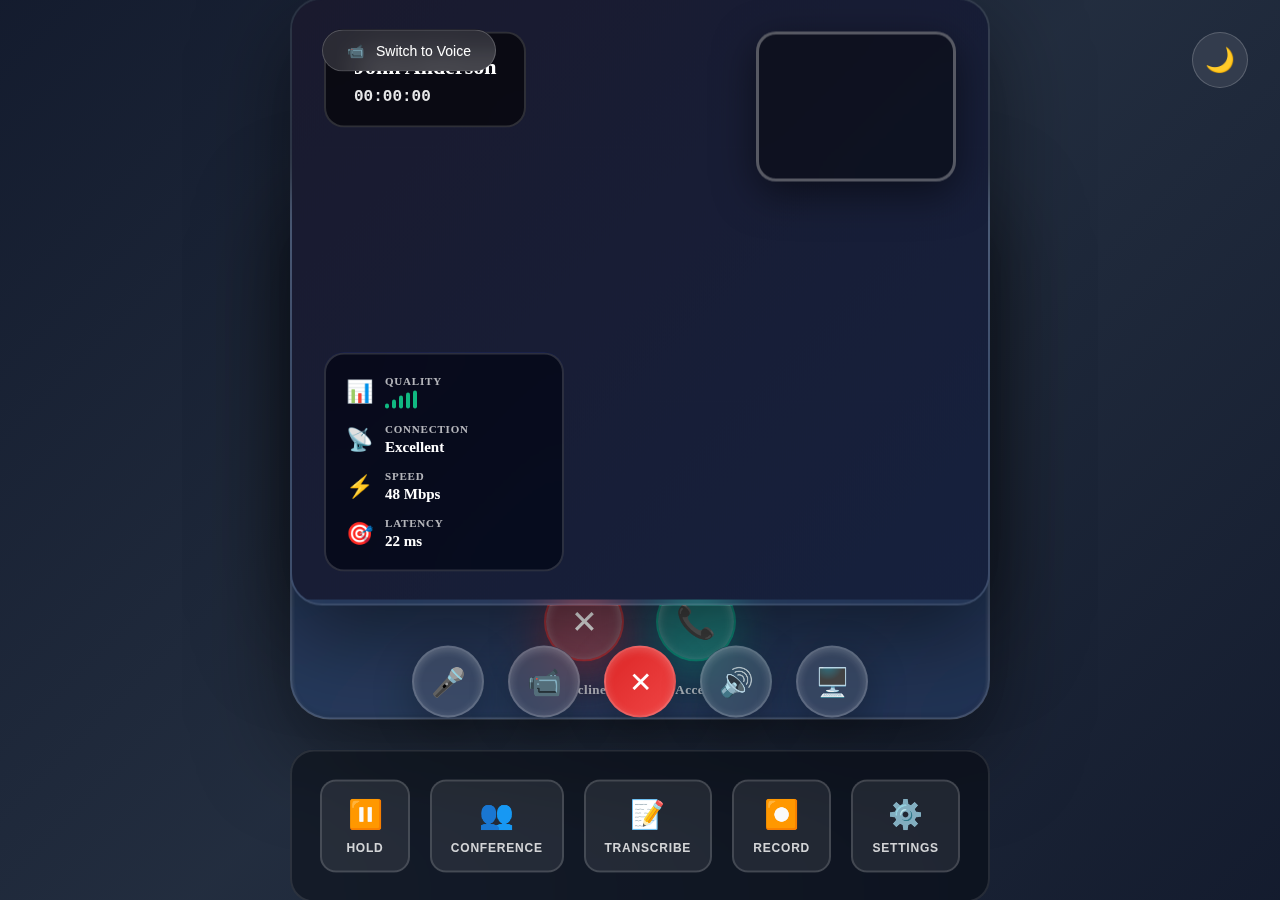
<file: templates/call-modal-premium.html>
<!DOCTYPE html>
<html lang="en">
<head>
    <meta charset="UTF-8">
    <meta name="viewport" content="width=device-width, initial-scale=1.0">
    <title>Ultra Premium Call Modal</title>
    <style>
        /* ===================================
           ULTRA PREMIUM GLASSMORPHISM CALL MODAL
           Dark & Light Mode Support
           =================================== */
        
        * {
            margin: 0;
            padding: 0;
            box-sizing: border-box;
        }

        /* ========== DARK MODE (DEFAULT) ========== */
        #call-modal {
            display: none;
            position: fixed;
            top: 0;
            left: 0;
            width: 100%;
            height: 100%;
            background: linear-gradient(135deg, 
                rgba(15, 23, 42, 0.98) 0%, 
                rgba(30, 41, 59, 0.98) 50%,
                rgba(15, 23, 42, 0.98) 100%);
            backdrop-filter: blur(40px) saturate(180%);
            -webkit-backdrop-filter: blur(40px) saturate(180%);
            z-index: 10000;
            animation: fadeIn 0.4s ease;
            transition: all 0.5s ease;
        }

        /* ========== LIGHT MODE ========== */
        #call-modal.light-mode {
            background: linear-gradient(135deg, 
                rgba(255, 255, 255, 0.95) 0%, 
                rgba(240, 249, 255, 0.95) 50%,
                rgba(255, 255, 255, 0.95) 100%);
        }

        @keyframes fadeIn {
            from { opacity: 0; backdrop-filter: blur(0); }
            to { opacity: 1; backdrop-filter: blur(40px); }
        }

        .call-container {
            position: absolute;
            top: 50%;
            left: 50%;
            transform: translate(-50%, -50%);
            width: 90%;
            max-width: 700px;
        }

        /* ========== ULTRA GLASS CARD ========== */
        .call-card {
            background: rgba(255, 255, 255, 0.08);
            backdrop-filter: blur(50px) saturate(200%);
            -webkit-backdrop-filter: blur(50px) saturate(200%);
            border-radius: 40px;
            border: 2px solid rgba(255, 255, 255, 0.15);
            box-shadow: 
                0 30px 90px rgba(0, 0, 0, 0.5),
                inset 0 2px 4px rgba(255, 255, 255, 0.2),
                inset 0 -2px 4px rgba(0, 0, 0, 0.1);
            padding: 56px 48px;
            text-align: center;
            position: relative;
            overflow: hidden;
        }

        .call-card::before {
            content: '';
            position: absolute;
            top: 0;
            left: 0;
            right: 0;
            height: 200px;
            background: linear-gradient(180deg, 
                rgba(255, 255, 255, 0.1) 0%, 
                transparent 100%);
            pointer-events: none;
        }

        /* Light Mode Card */
        .light-mode .call-card {
            background: rgba(255, 255, 255, 0.4);
            border: 2px solid rgba(255, 255, 255, 0.6);
            box-shadow: 
                0 30px 90px rgba(0, 0, 0, 0.1),
                inset 0 2px 4px rgba(255, 255, 255, 0.8),
                inset 0 -2px 4px rgba(0, 0, 0, 0.05);
        }

        /* ========== THEME TOGGLE BUTTON ========== */
        .theme-toggle {
            position: absolute;
            top: 32px;
            right: 32px;
            width: 56px;
            height: 56px;
            border-radius: 50%;
            background: rgba(255, 255, 255, 0.1);
            backdrop-filter: blur(20px);
            border: 1px solid rgba(255, 255, 255, 0.2);
            display: flex;
            align-items: center;
            justify-content: center;
            font-size: 24px;
            cursor: pointer;
            transition: all 0.3s ease;
            z-index: 1000;
        }

        .theme-toggle:hover {
            transform: scale(1.1) rotate(180deg);
            background: rgba(255, 255, 255, 0.2);
        }

        .light-mode .theme-toggle {
            background: rgba(255, 255, 255, 0.6);
            border: 1px solid rgba(255, 255, 255, 0.8);
        }

        /* ========== AVATAR WITH ENHANCED GLOW ========== */
        .call-avatar {
            width: 160px;
            height: 160px;
            margin: 0 auto 40px;
            border-radius: 50%;
            background: linear-gradient(135deg, #667eea 0%, #764ba2 100%);
            display: flex;
            align-items: center;
            justify-content: center;
            font-size: 64px;
            color: white;
            position: relative;
            box-shadow: 
                0 25px 80px rgba(102, 126, 234, 0.5),
                0 0 0 0 rgba(102, 126, 234, 0.8),
                inset 0 2px 8px rgba(255, 255, 255, 0.3);
            animation: avatarPulse 2.5s infinite;
        }

        .light-mode .call-avatar {
            background: linear-gradient(135deg, #1e40af 0%, #3b82f6 100%);
            box-shadow: 
                0 25px 80px rgba(30, 64, 175, 0.4),
                0 0 0 0 rgba(30, 64, 175, 0.6),
                inset 0 2px 8px rgba(255, 255, 255, 0.5);
        }

        @keyframes avatarPulse {
            0%, 100% {
                box-shadow: 
                    0 25px 80px rgba(102, 126, 234, 0.5),
                    0 0 0 0 rgba(102, 126, 234, 0.8);
                transform: scale(1);
            }
            50% {
                box-shadow: 
                    0 30px 100px rgba(102, 126, 234, 0.7),
                    0 0 0 25px rgba(102, 126, 234, 0);
                transform: scale(1.05);
            }
        }

        .call-avatar::before,
        .call-avatar::after {
            content: '';
            position: absolute;
            inset: -5px;
            border-radius: 50%;
            background: linear-gradient(135deg, #667eea 0%, #764ba2 100%);
            z-index: -1;
            opacity: 0.3;
            filter: blur(20px);
            animation: rotateGlow 4s linear infinite;
        }

        .call-avatar::after {
            animation-delay: 2s;
        }

        @keyframes rotateGlow {
            0% { transform: rotate(0deg); }
            100% { transform: rotate(360deg); }
        }

        /* ========== TEXT STYLING ========== */
        .caller-name {
            color: white;
            font-size: 40px;
            font-weight: 300;
            margin: 0 0 16px 0;
            letter-spacing: -1px;
            text-shadow: 0 4px 20px rgba(0, 0, 0, 0.3);
        }

        .light-mode .caller-name {
            color: #1e40af;
            text-shadow: 0 2px 10px rgba(30, 64, 175, 0.2);
        }

        .call-status {
            color: rgba(255, 255, 255, 0.8);
            font-size: 20px;
            margin: 0 0 12px 0;
            font-weight: 400;
        }

        .light-mode .call-status {
            color: #3b82f6;
        }

        .call-duration {
            color: rgba(255, 255, 255, 0.6);
            font-size: 18px;
            margin: 0;
            font-family: 'Courier New', monospace;
            font-weight: 500;
        }

        .light-mode .call-duration {
            color: #60a5fa;
        }

        /* ========== CALL TYPE SWITCH BUTTON ========== */
        .call-type-switch {
            position: absolute;
            top: 32px;
            left: 32px;
            background: rgba(255, 255, 255, 0.1);
            backdrop-filter: blur(20px);
            border: 1px solid rgba(255, 255, 255, 0.2);
            border-radius: 30px;
            padding: 12px 24px;
            display: flex;
            align-items: center;
            gap: 12px;
            cursor: pointer;
            transition: all 0.3s ease;
            z-index: 1000;
        }

        .call-type-switch:hover {
            background: rgba(255, 255, 255, 0.2);
            transform: translateY(-2px);
        }

        .light-mode .call-type-switch {
            background: rgba(255, 255, 255, 0.6);
            border: 1px solid rgba(255, 255, 255, 0.8);
        }

        .call-type-switch span {
            color: white;
            font-size: 14px;
            font-weight: 500;
        }

        .light-mode .call-type-switch span {
            color: #1e40af;
        }

        /* ========== ULTRA GLASS BUTTONS ========== */
        .call-actions {
            display: flex;
            justify-content: center;
            gap: 32px;
            margin-top: 56px;
        }

        .call-btn-wrapper {
            position: relative;
        }

        .call-btn {
            width: 80px;
            height: 80px;
            border-radius: 50%;
            border: 2px solid rgba(255, 255, 255, 0.2);
            background: rgba(255, 255, 255, 0.1);
            backdrop-filter: blur(30px) saturate(180%);
            -webkit-backdrop-filter: blur(30px) saturate(180%);
            color: white;
            font-size: 32px;
            cursor: pointer;
            transition: all 0.4s cubic-bezier(0.4, 0, 0.2, 1);
            box-shadow: 
                0 12px 40px rgba(0, 0, 0, 0.3),
                inset 0 2px 8px rgba(255, 255, 255, 0.2),
                inset 0 -2px 8px rgba(0, 0, 0, 0.1);
            position: relative;
            overflow: hidden;
        }

        .light-mode .call-btn {
            background: rgba(255, 255, 255, 0.4);
            border: 2px solid rgba(255, 255, 255, 0.5);
            box-shadow: 
                0 12px 40px rgba(0, 0, 0, 0.1),
                inset 0 2px 8px rgba(255, 255, 255, 0.8);
        }

        .call-btn::before {
            content: '';
            position: absolute;
            top: 50%;
            left: 50%;
            width: 0;
            height: 0;
            border-radius: 50%;
            background: rgba(255, 255, 255, 0.3);
            transform: translate(-50%, -50%);
            transition: width 0.6s, height 0.6s;
        }

        .call-btn:hover::before {
            width: 400px;
            height: 400px;
        }

        .call-btn:hover {
            transform: translateY(-6px) scale(1.05);
            box-shadow: 
                0 20px 60px rgba(0, 0, 0, 0.4),
                inset 0 3px 12px rgba(255, 255, 255, 0.3);
        }

        .call-btn:active {
            transform: translateY(-4px) scale(0.98);
        }

        /* Accept Button */
        .btn-accept {
            background: linear-gradient(135deg, 
                rgba(0, 168, 132, 0.4) 0%, 
                rgba(0, 217, 165, 0.4) 100%);
            border: 2px solid rgba(0, 168, 132, 0.5);
            box-shadow: 
                0 12px 50px rgba(0, 168, 132, 0.5),
                inset 0 2px 8px rgba(255, 255, 255, 0.3);
        }

        .btn-accept:hover {
            box-shadow: 
                0 20px 70px rgba(0, 168, 132, 0.7),
                inset 0 3px 12px rgba(255, 255, 255, 0.4);
        }

        .light-mode .btn-accept {
            background: linear-gradient(135deg, 
                rgba(16, 185, 129, 0.6) 0%, 
                rgba(52, 211, 153, 0.6) 100%);
            border: 2px solid rgba(16, 185, 129, 0.7);
        }

        /* Reject Button */
        .btn-reject {
            background: linear-gradient(135deg, 
                rgba(220, 38, 38, 0.4) 0%, 
                rgba(239, 68, 68, 0.4) 100%);
            border: 2px solid rgba(220, 38, 38, 0.5);
            box-shadow: 
                0 12px 50px rgba(220, 38, 38, 0.5),
                inset 0 2px 8px rgba(255, 255, 255, 0.3);
        }

        .btn-reject:hover {
            box-shadow: 
                0 20px 70px rgba(220, 38, 38, 0.7),
                inset 0 3px 12px rgba(255, 255, 255, 0.4);
        }

        .light-mode .btn-reject {
            background: linear-gradient(135deg, 
                rgba(220, 38, 38, 0.6) 0%, 
                rgba(239, 68, 68, 0.6) 100%);
            border: 2px solid rgba(220, 38, 38, 0.7);
            color: white;
        }

        /* Button Labels */
        .btn-label {
            position: absolute;
            bottom: -36px;
            left: 50%;
            transform: translateX(-50%);
            font-size: 13px;
            color: rgba(255, 255, 255, 0.7);
            white-space: nowrap;
            font-weight: 600;
            letter-spacing: 0.5px;
            text-shadow: 0 2px 8px rgba(0, 0, 0, 0.3);
        }

        .light-mode .btn-label {
            color: #1e40af;
            text-shadow: 0 2px 8px rgba(30, 64, 175, 0.2);
        }

        /* ========== VIDEO CONTAINER ========== */
        .video-container {
            position: relative;
            width: 100%;
            max-width: 800px;
            margin: 0 auto;
            border-radius: 32px;
            overflow: hidden;
            box-shadow: 0 30px 90px rgba(0, 0, 0, 0.5);
            backdrop-filter: blur(20px);
            border: 2px solid rgba(255, 255, 255, 0.1);
        }

        .light-mode .video-container {
            border: 2px solid rgba(255, 255, 255, 0.5);
            box-shadow: 0 30px 90px rgba(0, 0, 0, 0.15);
        }

        #remote-video {
            width: 100%;
            height: 600px;
            background: linear-gradient(135deg, #1a1a2e 0%, #16213e 100%);
            object-fit: cover;
        }

        .light-mode #remote-video {
            background: linear-gradient(135deg, #dbeafe 0%, #bfdbfe 100%);
        }

        #local-video {
            position: absolute;
            top: 32px;
            right: 32px;
            width: 200px;
            height: 150px;
            border-radius: 20px;
            border: 3px solid rgba(255, 255, 255, 0.3);
            background: rgba(0, 0, 0, 0.4);
            backdrop-filter: blur(20px);
            object-fit: cover;
            box-shadow: 0 12px 40px rgba(0, 0, 0, 0.5);
        }

        .light-mode #local-video {
            border: 3px solid rgba(255, 255, 255, 0.6);
            background: rgba(255, 255, 255, 0.3);
        }

        /* ========== CALL STATS PANEL ========== */
        .call-stats {
            position: absolute;
            bottom: 32px;
            left: 32px;
            background: rgba(0, 0, 0, 0.6);
            backdrop-filter: blur(30px) saturate(180%);
            padding: 20px;
            border-radius: 20px;
            border: 2px solid rgba(255, 255, 255, 0.15);
            min-width: 240px;
        }

        .light-mode .call-stats {
            background: rgba(255, 255, 255, 0.7);
            border: 2px solid rgba(255, 255, 255, 0.8);
        }

        .stat-item {
            display: flex;
            align-items: center;
            gap: 12px;
            margin-bottom: 14px;
        }

        .stat-item:last-child {
            margin-bottom: 0;
        }

        .stat-icon {
            font-size: 22px;
        }

        .stat-info {
            flex: 1;
        }

        .stat-label {
            font-size: 11px;
            color: rgba(255, 255, 255, 0.7);
            margin: 0 0 4px 0;
            text-transform: uppercase;
            letter-spacing: 0.8px;
            font-weight: 600;
        }

        .light-mode .stat-label {
            color: #60a5fa;
        }

        .stat-value {
            font-size: 15px;
            font-weight: 700;
            margin: 0;
            color: white;
        }

        .light-mode .stat-value {
            color: #1e40af;
        }

        /* Quality Bar */
        .quality-bar {
            display: flex;
            gap: 3px;
            align-items: flex-end;
            height: 18px;
        }

        .quality-bar span {
            width: 4px;
            background: rgba(255, 255, 255, 0.3);
            border-radius: 2px;
            transition: all 0.3s;
        }

        .quality-bar span:nth-child(1) { height: 30%; }
        .quality-bar span:nth-child(2) { height: 50%; }
        .quality-bar span:nth-child(3) { height: 70%; }
        .quality-bar span:nth-child(4) { height: 90%; }
        .quality-bar span:nth-child(5) { height: 100%; }

        .quality-bar.excellent span { background: #10b981; }
        .quality-bar.good span:nth-child(-n+4) { background: #f59e0b; }
        .quality-bar.fair span:nth-child(-n+3) { background: #f59e0b; }
        .quality-bar.poor span:nth-child(-n+2) { background: #ef4444; }

        /* ========== CALL INFO OVERLAY ========== */
        .call-info-overlay {
            position: absolute;
            top: 32px;
            left: 32px;
            background: rgba(0, 0, 0, 0.6);
            backdrop-filter: blur(30px);
            padding: 20px 28px;
            border-radius: 20px;
            border: 2px solid rgba(255, 255, 255, 0.15);
        }

        .light-mode .call-info-overlay {
            background: rgba(255, 255, 255, 0.7);
            border: 2px solid rgba(255, 255, 255, 0.8);
        }

        .call-info-overlay h3 {
            margin: 0 0 8px 0;
            color: white;
            font-size: 22px;
            font-weight: 600;
        }

        .light-mode .call-info-overlay h3 {
            color: #1e40af;
        }

        .call-info-overlay p {
            margin: 0;
            color: rgba(255, 255, 255, 0.9);
            font-size: 16px;
            font-family: 'Courier New', monospace;
            font-weight: 600;
        }

        .light-mode .call-info-overlay p {
            color: #3b82f6;
        }

        /* ========== CONTROL BUTTONS ========== */
        .call-controls {
            display: flex;
            justify-content: center;
            gap: 24px;
            margin-top: 40px;
        }

        .control-btn {
            width: 72px;
            height: 72px;
            border-radius: 50%;
            border: 2px solid rgba(255, 255, 255, 0.2);
            background: rgba(255, 255, 255, 0.1);
            backdrop-filter: blur(30px);
            color: white;
            font-size: 28px;
            cursor: pointer;
            transition: all 0.3s ease;
            box-shadow: 
                0 12px 40px rgba(0, 0, 0, 0.3),
                inset 0 2px 8px rgba(255, 255, 255, 0.2);
            position: relative;
        }

        .light-mode .control-btn {
            background: rgba(255, 255, 255, 0.5);
            border: 2px solid rgba(255, 255, 255, 0.6);
            box-shadow: 
                0 12px 40px rgba(0, 0, 0, 0.1),
                inset 0 2px 8px rgba(255, 255, 255, 0.8);
        }

        .control-btn:hover {
            transform: translateY(-4px) scale(1.05);
            background: rgba(255, 255, 255, 0.15);
        }

        .control-btn.active {
            background: linear-gradient(135deg, #667eea 0%, #764ba2 100%);
        }

        .light-mode .control-btn.active {
            background: linear-gradient(135deg, #1e40af 0%, #3b82f6 100%);
            color: white;
        }

        .control-btn.danger {
            background: linear-gradient(135deg, #dc2626 0%, #ef4444 100%);
        }

        .control-btn.danger:hover {
            box-shadow: 0 16px 50px rgba(220, 38, 38, 0.6);
        }

        /* ========== ADVANCED CONTROLS ========== */
        .advanced-controls {
            display: flex;
            justify-content: center;
            gap: 20px;
            margin-top: 32px;
            padding: 28px;
            background: rgba(0, 0, 0, 0.3);
            backdrop-filter: blur(30px);
            border-radius: 24px;
            border: 2px solid rgba(255, 255, 255, 0.1);
        }

        .light-mode .advanced-controls {
            background: rgba(255, 255, 255, 0.5);
            border: 2px solid rgba(255, 255, 255, 0.6);
        }

        .advanced-btn {
            display: flex;
            flex-direction: column;
            align-items: center;
            gap: 10px;
            padding: 16px 20px;
            background: rgba(255, 255, 255, 0.08);
            border: 2px solid rgba(255, 255, 255, 0.15);
            border-radius: 16px;
            cursor: pointer;
            transition: all 0.3s;
            min-width: 90px;
        }

        .light-mode .advanced-btn {
            background: rgba(255, 255, 255, 0.4);
            border: 2px solid rgba(255, 255, 255, 0.5);
        }

        .advanced-btn:hover {
            background: rgba(255, 255, 255, 0.15);
            transform: translateY(-3px);
        }

        .light-mode .advanced-btn:hover {
            background: rgba(255, 255, 255, 0.6);
        }

        .advanced-btn.active {
            background: rgba(102, 126, 234, 0.3);
            border-color: rgba(102, 126, 234, 0.6);
        }

        .light-mode .advanced-btn.active {
            background: rgba(30, 64, 175, 0.2);
            border-color: rgba(30, 64, 175, 0.5);
        }

        .advanced-btn-icon {
            font-size: 28px;
        }

        .advanced-btn-label {
            font-size: 12px;
            color: rgba(255, 255, 255, 0.8);
            text-transform: uppercase;
            letter-spacing: 0.8px;
            font-weight: 600;
        }

        .light-mode .advanced-btn-label {
            color: #1e40af;
        }

        /* ========== TRANSCRIPTION PANEL ========== */
        .transcription-panel {
            position: absolute;
            bottom: 180px;
            left: 32px;
            right: 32px;
            max-height: 240px;
            background: rgba(0, 0, 0, 0.8);
            backdrop-filter: blur(40px) saturate(180%);
            border-radius: 24px;
            border: 2px solid rgba(255, 255, 255, 0.15);
            padding: 24px;
            overflow-y: auto;
            display: none;
        }

        .light-mode .transcription-panel {
            background: rgba(255, 255, 255, 0.9);
            border: 2px solid rgba(255, 255, 255, 0.8);
        }

        .transcription-panel.active {
            display: block;
            animation: slideUp 0.3s ease;
        }

        @keyframes slideUp {
            from {
                opacity: 0;
                transform: translateY(20px);
            }
            to {
                opacity: 1;
                transform: translateY(0);
            }
        }

        .transcription-header {
            display: flex;
            align-items: center;
            gap: 12px;
            margin-bottom: 16px;
            padding-bottom: 12px;
            border-bottom: 2px solid rgba(255, 255, 255, 0.15);
        }

        .light-mode .transcription-header {
            border-bottom: 2px solid rgba(30, 64, 175, 0.2);
        }

        .transcription-title {
            color: white;
            font-size: 16px;
            font-weight: 700;
            margin: 0;
        }

        .light-mode .transcription-title {
            color: #1e40af;
        }

        .transcription-live {
            display: inline-flex;
            align-items: center;
            gap: 6px;
            background: #dc2626;
            color: white;
            padding: 4px 12px;
            border-radius: 6px;
            font-size: 11px;
            font-weight: 700;
            letter-spacing: 0.5px;
        }

        .transcription-live::before {
            content: '';
            width: 8px;
            height: 8px;
            background: white;
            border-radius: 50%;
            animation: blink 1.5s infinite;
        }

        @keyframes blink {
            0%, 100% { opacity: 1; }
            50% { opacity: 0.2; }
        }

        .transcription-content {
            color: rgba(255, 255, 255, 0.95);
            font-size: 14px;
            line-height: 1.8;
        }

        .light-mode .transcription-content {
            color: #1e40af;
        }

        .transcription-line {
            margin-bottom: 12px;
        }

        .transcription-speaker {
            color: #667eea;
            font-weight: 700;
        }

        .light-mode .transcription-speaker {
            color: #1e40af;
        }

        /* ========== PARTICIPANTS BADGE ========== */
        .participants-badge {
            position: absolute;
            top: 32px;
            left: 50%;
            transform: translateX(-50%);
            background: rgba(0, 0, 0, 0.7);
            backdrop-filter: blur(30px);
            padding: 12px 24px;
            border-radius: 24px;
            border: 2px solid rgba(255, 255, 255, 0.2);
            color: white;
            font-size: 15px;
            font-weight: 600;
            display: flex;
            align-items: center;
            gap: 10px;
        }

        .light-mode .participants-badge {
            background: rgba(255, 255, 255, 0.8);
            border: 2px solid rgba(255, 255, 255, 0.9);
            color: #1e40af;
        }

        .participants-badge::before {
            content: '👥';
            font-size: 18px;
        }

        /* ========== RESPONSIVE ========== */
        @media (max-width: 768px) {
            .call-card {
                padding: 40px 32px;
                border-radius: 32px;
            }

            .call-avatar {
                width: 140px;
                height: 140px;
                font-size: 56px;
            }

            .caller-name {
                font-size: 32px;
            }

            .call-btn {
                width: 72px;
                height: 72px;
                font-size: 28px;
            }

            #local-video {
                width: 140px;
                height: 105px;
            }

            .theme-toggle,
            .call-type-switch {
                top: 20px;
            }

            .advanced-controls {
                flex-wrap: wrap;
                gap: 12px;
            }

            .advanced-btn {
                min-width: 70px;
                padding: 12px;
            }
        }

        /* ========== ANIMATIONS ========== */
        @keyframes ringing {
            0%, 100% { transform: rotate(0deg); }
            10%, 30% { transform: rotate(-12deg); }
            20%, 40% { transform: rotate(12deg); }
        }

        .ringing .call-avatar {
            animation: ringing 1s ease-in-out infinite, avatarPulse 2.5s infinite;
        }
    </style>
</head>
<body>

<!-- 📞 ULTRA PREMIUM CALL MODAL -->
<div id="call-modal">
    
    <!-- Theme Toggle Button -->
    <button class="theme-toggle" id="theme-toggle" title="Switch Theme">
        🌙
    </button>
    
    <!-- Incoming Call Screen -->
    <div id="incoming-call-screen" class="call-container">
        <div class="call-card ringing">
            <div class="call-avatar">
                <span id="caller-initial">👤</span>
            </div>
            <h2 class="caller-name" id="caller-name">John Anderson</h2>
            <p class="call-status" id="call-type-text">📹 Incoming Video Call</p>
            
            <div class="call-actions">
                <div class="call-btn-wrapper">
                    <button class="call-btn btn-reject" id="reject-call-btn">
                        ✕
                    </button>
                    <div class="btn-label">Decline</div>
                </div>
                
                <div class="call-btn-wrapper">
                    <button class="call-btn btn-accept" id="accept-call-btn">
                        📞
                    </button>
                    <div class="btn-label">Accept</div>
                </div>
            </div>
        </div>
    </div>
    
    <!-- Outgoing Call Screen -->
    <div id="outgoing-call-screen" class="call-container" style="display: none;">
        <div class="call-card">
            <div class="call-avatar">
                <span id="callee-initial">👤</span>
            </div>
            <h2 class="caller-name" id="callee-name">Jane Smith</h2>
            <p class="call-status" id="outgoing-call-type">📞 Calling...</p>
            <p class="call-duration">Connecting</p>
            
            <div class="call-actions">
                <div class="call-btn-wrapper">
                    <button class="call-btn btn-reject" id="cancel-call-btn">
                        ✕
                    </button>
                    <div class="btn-label">Cancel</div>
                </div>
            </div>
        </div>
    </div>
    
    <!-- Active Call Screen -->
    <div id="active-call-screen" class="call-container" style="display: none;">
        
        <!-- Call Type Switch Button -->
        <button class="call-type-switch" id="call-type-switch" title="Switch to Voice/Video">
            <span id="switch-icon">📹</span>
            <span id="switch-text">Switch to Voice</span>
        </button>
        
        <!-- Participants Counter -->
        <div class="participants-badge">
            <span id="participants-count">2 Participants</span>
        </div>
        
        <div class="video-container" id="video-container">
            <video id="remote-video" autoplay playsinline></video>
            <video id="local-video" autoplay playsinline muted></video>
            
            <!-- Call Info Overlay -->
            <div class="call-info-overlay">
                <h3 id="active-caller-name">John Anderson</h3>
                <p id="call-duration">00:00:00</p>
            </div>
            
            <!-- Call Stats Panel -->
            <div class="call-stats">
                <div class="stat-item">
                    <span class="stat-icon">📊</span>
                    <div class="stat-info">
                        <p class="stat-label">Quality</p>
                        <div class="quality-bar excellent" id="quality-bar">
                            <span></span>
                            <span></span>
                            <span></span>
                            <span></span>
                            <span></span>
                        </div>
                    </div>
                </div>
                
                <div class="stat-item">
                    <span class="stat-icon">📡</span>
                    <div class="stat-info">
                        <p class="stat-label">Connection</p>
                        <p class="stat-value" id="connection-status">Excellent</p>
                    </div>
                </div>
                
                <div class="stat-item">
                    <span class="stat-icon">⚡</span>
                    <div class="stat-info">
                        <p class="stat-label">Speed</p>
                        <p class="stat-value" id="internet-speed">48 Mbps</p>
                    </div>
                </div>
                
                <div class="stat-item">
                    <span class="stat-icon">🎯</span>
                    <div class="stat-info">
                        <p class="stat-label">Latency</p>
                        <p class="stat-value" id="latency">22 ms</p>
                    </div>
                </div>
            </div>
            
            <!-- Live Transcription Panel -->
            <div class="transcription-panel" id="transcription-panel">
                <div class="transcription-header">
                    <h4 class="transcription-title">Live Transcription</h4>
                    <span class="transcription-live">LIVE</span>
                </div>
                <div class="transcription-content" id="transcription-content">
                    <div class="transcription-line">
                        <span class="transcription-speaker">You:</span> Hello, can you hear me clearly?
                    </div>
                    <div class="transcription-line">
                        <span class="transcription-speaker">John:</span> Yes, perfect! The video quality is excellent.
                    </div>
                </div>
            </div>
        </div>
        
        <!-- Primary Call Controls -->
        <div class="call-controls">
            <button class="control-btn" id="toggle-mute-btn" data-tooltip="Mute" title="Mute/Unmute">
                🎤
            </button>
            <button class="control-btn" id="toggle-video-btn" data-tooltip="Camera" title="Camera On/Off">
                📹
            </button>
            <button class="control-btn danger" id="end-call-btn" data-tooltip="End Call" title="End Call">
                ✕
            </button>
            <button class="control-btn" id="toggle-speaker-btn" data-tooltip="Speaker" title="Speaker">
                🔊
            </button>
            <button class="control-btn" id="share-screen-btn" data-tooltip="Share Screen" title="Share Screen">
                🖥️
            </button>
        </div>
        
        <!-- Advanced Controls -->
        <div class="advanced-controls">
            <button class="advanced-btn" id="hold-call-btn" title="Hold Call">
                <span class="advanced-btn-icon">⏸️</span>
                <span class="advanced-btn-label">Hold</span>
            </button>
            
            <button class="advanced-btn" id="conference-btn" title="Conference Call">
                <span class="advanced-btn-icon">👥</span>
                <span class="advanced-btn-label">Conference</span>
            </button>
            
            <button class="advanced-btn" id="transcribe-btn" title="Live Transcription">
                <span class="advanced-btn-icon">📝</span>
                <span class="advanced-btn-label">Transcribe</span>
            </button>
            
            <button class="advanced-btn" id="record-btn" title="Record Call">
                <span class="advanced-btn-icon">⏺️</span>
                <span class="advanced-btn-label">Record</span>
            </button>
            
            <button class="advanced-btn" id="settings-btn" title="Call Settings">
                <span class="advanced-btn-icon">⚙️</span>
                <span class="advanced-btn-label">Settings</span>
            </button>
        </div>
    </div>
    
</div>

<script>
    // ========== INITIALIZATION ==========
    document.getElementById('call-modal').style.display = 'block';
    document.getElementById('active-call-screen').style.display = 'block';
    
    let isLightMode = false;
    let isVideoCall = true;
    let isMuted = false;
    let isVideoOff = false;
    let isOnHold = false;
    let isTranscribing = false;
    let isRecording = false;
    
    // ========== THEME TOGGLE ==========
    document.getElementById('theme-toggle').addEventListener('click', function() {
        isLightMode = !isLightMode;
        const modal = document.getElementById('call-modal');
        
        if (isLightMode) {
            modal.classList.add('light-mode');
            this.textContent = '☀️';
            this.title = 'Switch to Dark Mode';
        } else {
            modal.classList.remove('light-mode');
            this.textContent = '🌙';
            this.title = 'Switch to Light Mode';
        }
    });
    
    // ========== CALL TYPE SWITCH ==========
    document.getElementById('call-type-switch').addEventListener('click', function() {
        isVideoCall = !isVideoCall;
        const videoContainer = document.getElementById('video-container');
        const switchIcon = document.getElementById('switch-icon');
        const switchText = document.getElementById('switch-text');
        
        if (isVideoCall) {
            videoContainer.style.display = 'block';
            switchIcon.textContent = '📹';
            switchText.textContent = 'Switch to Voice';
        } else {
            videoContainer.style.display = 'none';
            switchIcon.textContent = '📞';
            switchText.textContent = 'Switch to Video';
        }
    });
    
    // ========== BUTTON INTERACTIONS ==========
    document.querySelectorAll('.call-btn, .control-btn, .advanced-btn').forEach(btn => {
        btn.addEventListener('click', function() {
            this.style.transform = 'scale(0.92)';
            setTimeout(() => {
                this.style.transform = '';
            }, 150);
        });
    });
    
    // ========== CONTROL TOGGLES ==========
    document.getElementById('toggle-mute-btn').addEventListener('click', function() {
        isMuted = !isMuted;
        this.classList.toggle('active', isMuted);
        this.textContent = isMuted ? '🔇' : '🎤';
    });
    
    document.getElementById('toggle-video-btn').addEventListener('click', function() {
        isVideoOff = !isVideoOff;
        this.classList.toggle('active', isVideoOff);
        this.textContent = isVideoOff ? '📷' : '📹';
    });
    
    document.getElementById('hold-call-btn').addEventListener('click', function() {
        isOnHold = !isOnHold;
        this.classList.toggle('active', isOnHold);
        if (isOnHold) {
            this.querySelector('.advanced-btn-icon').textContent = '▶️';
            this.querySelector('.advanced-btn-label').textContent = 'Resume';
        } else {
            this.querySelector('.advanced-btn-icon').textContent = '⏸️';
            this.querySelector('.advanced-btn-label').textContent = 'Hold';
        }
    });
    
    document.getElementById('transcribe-btn').addEventListener('click', function() {
        isTranscribing = !isTranscribing;
        this.classList.toggle('active', isTranscribing);
        const panel = document.getElementById('transcription-panel');
        if (isTranscribing) {
            panel.classList.add('active');
        } else {
            panel.classList.remove('active');
        }
    });
    
    document.getElementById('record-btn').addEventListener('click', function() {
        isRecording = !isRecording;
        this.classList.toggle('active', isRecording);
        if (isRecording) {
            this.querySelector('.advanced-btn-icon').textContent = '⏹️';
            this.querySelector('.advanced-btn-label').textContent = 'Stop';
        } else {
            this.querySelector('.advanced-btn-icon').textContent = '⏺️';
            this.querySelector('.advanced-btn-label').textContent = 'Record';
        }
    });
    
    // ========== CALL DURATION TIMER ==========
    let callSeconds = 0;
    setInterval(() => {
        callSeconds++;
        const hours = Math.floor(callSeconds / 3600);
        const minutes = Math.floor((callSeconds % 3600) / 60);
        const seconds = callSeconds % 60;
        const timeStr = `${hours.toString().padStart(2, '0')}:${minutes.toString().padStart(2, '0')}:${seconds.toString().padStart(2, '0')}`;
        document.getElementById('call-duration').textContent = timeStr;
    }, 1000);
    
    // ========== DYNAMIC STATS SIMULATION ==========
    function updateCallStats() {
        const qualities = ['excellent', 'good', 'fair', 'poor'];
        const qualityTexts = ['Excellent', 'Good', 'Fair', 'Poor'];
        const randomQuality = Math.floor(Math.random() * qualities.length);
        
        document.getElementById('quality-bar').className = 'quality-bar ' + qualities[randomQuality];
        document.getElementById('connection-status').textContent = qualityTexts[randomQuality];
        
        const speed = Math.floor(Math.random() * 50) + 25;
        document.getElementById('internet-speed').textContent = speed + ' Mbps';
        
        const latency = Math.floor(Math.random() * 80) + 15;
        document.getElementById('latency').textContent = latency + ' ms';
    }
    
    setInterval(updateCallStats, 3000);
    
    // ========== LIVE TRANSCRIPTION SIMULATION ==========
    const transcriptionLines = [
        { speaker: 'You', text: 'Can you review the quarterly results?' },
        { speaker: 'John', text: 'Absolutely! I have the data ready.' },
        { speaker: 'You', text: 'Great, let\'s discuss the key metrics.' },
        { speaker: 'John', text: 'Revenue increased by 28% this quarter!' }
    ];
    
    let transcriptionIndex = 0;
    setInterval(() => {
        if (isTranscribing && transcriptionIndex < transcriptionLines.length) {
            const line = transcriptionLines[transcriptionIndex];
            const lineEl = document.createElement('div');
            lineEl.className = 'transcription-line';
            lineEl.innerHTML = `<span class="transcription-speaker">${line.speaker}:</span> ${line.text}`;
            document.getElementById('transcription-content').appendChild(lineEl);
            document.getElementById('transcription-content').scrollTop = 9999;
            transcriptionIndex++;
        }
    }, 5000);
</script>

</body>
</html>
</file>
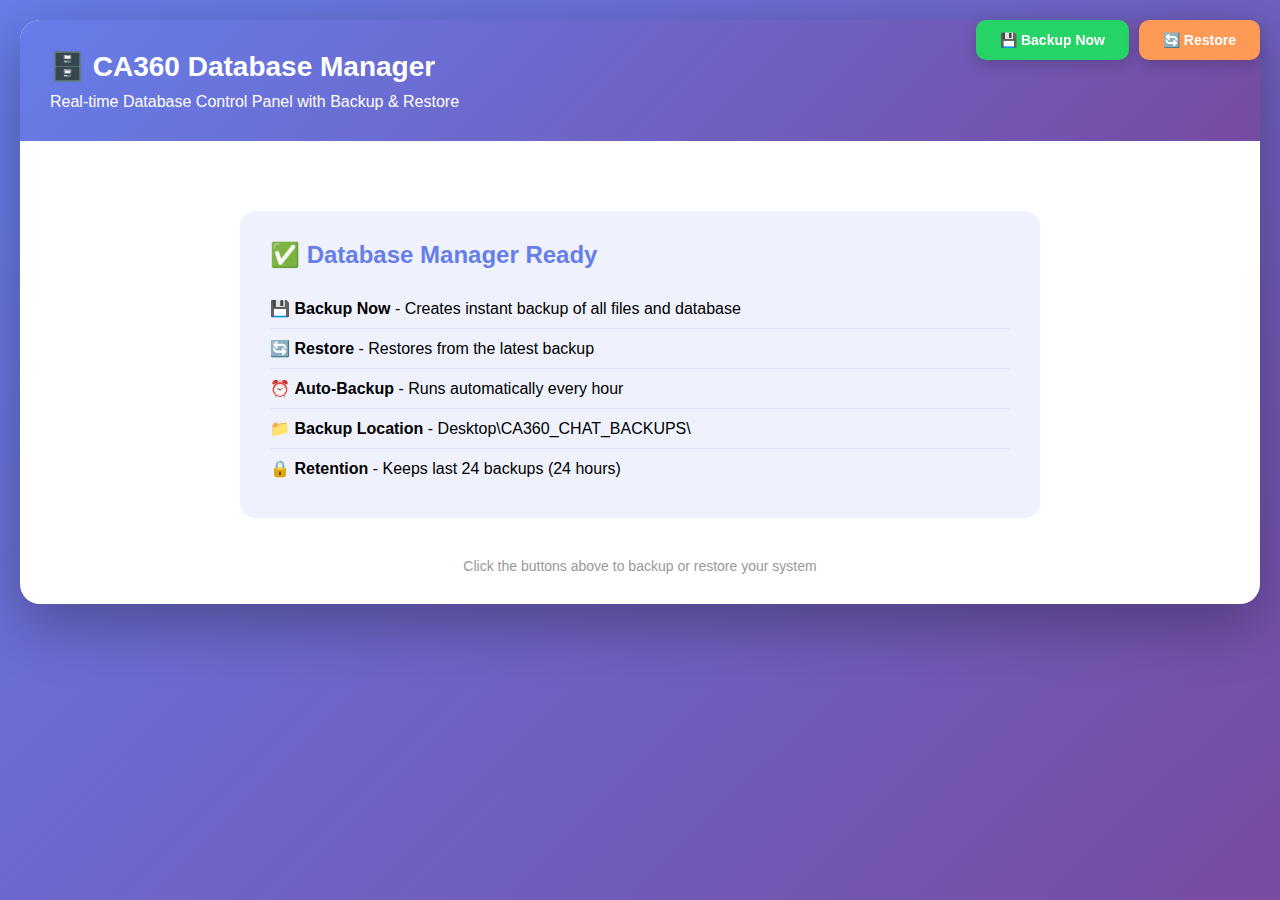
<file: templates/database_manager.html>
﻿<!DOCTYPE html>
<html lang="en">
<head>
    <meta charset="UTF-8">
    <meta name="viewport" content="width=device-width, initial-scale=1.0">
    <title>CA360 Database Manager</title>
    <style>
        * { margin: 0; padding: 0; box-sizing: border-box; }
        body {
            font-family: -apple-system, BlinkMacSystemFont, Segoe UI, Roboto, sans-serif;
            background: linear-gradient(135deg, #667eea 0%, #764ba2 100%);
            min-height: 100vh;
            padding: 20px;
        }
        .backup-buttons {
            position: fixed;
            top: 20px;
            right: 20px;
            display: flex;
            gap: 10px;
            z-index: 10000;
        }
        .backup-btn {
            padding: 12px 24px;
            border: none;
            background: #25d366;
            color: white;
            border-radius: 10px;
            font-size: 14px;
            font-weight: 600;
            cursor: pointer;
            box-shadow: 0 4px 15px rgba(0,0,0,0.2);
            transition: all 0.3s;
        }
        .backup-btn:hover {
            transform: translateY(-2px);
            box-shadow: 0 6px 20px rgba(0,0,0,0.3);
        }
        .backup-btn.restore {
            background: #FF9A56;
        }
        .backup-btn:disabled {
            opacity: 0.6;
            cursor: not-allowed;
        }
        .container {
            max-width: 1800px;
            margin: 0 auto;
            background: white;
            border-radius: 20px;
            box-shadow: 0 20px 60px rgba(0,0,0,0.3);
            overflow: hidden;
        }
        .header {
            background: linear-gradient(135deg, #667eea 0%, #764ba2 100%);
            color: white;
            padding: 30px;
        }
        .header h1 { font-size: 28px; font-weight: 600; margin-bottom: 10px; }
        .content { padding: 30px; text-align: center; }
        .message {
            padding: 15px;
            border-radius: 8px;
            margin: 20px auto;
            max-width: 600px;
            display: none;
        }
        .success { background: #d4edda; color: #155724; }
        .error { background: #f8d7da; color: #721c24; }
        .info { background: #d1ecf1; color: #0c5460; }
        .instructions {
            background: rgba(102, 126, 234, 0.1);
            padding: 30px;
            border-radius: 15px;
            max-width: 800px;
            margin: 40px auto;
            text-align: left;
        }
        .instructions h2 {
            color: #667eea;
            margin-bottom: 20px;
        }
        .instructions ul {
            list-style: none;
            padding: 0;
        }
        .instructions li {
            padding: 10px 0;
            border-bottom: 1px solid rgba(102, 126, 234, 0.1);
        }
        .instructions li:last-child {
            border-bottom: none;
        }
    </style>
</head>
<body>
    <div class="backup-buttons">
        <button class="backup-btn" id="backupBtn" onclick="runBackup()">💾 Backup Now</button>
        <button class="backup-btn restore" id="restoreBtn" onclick="runRestore()">🔄 Restore</button>
    </div>

    <div class="container">
        <div class="header">
            <h1>🗄️ CA360 Database Manager</h1>
            <p>Real-time Database Control Panel with Backup & Restore</p>
        </div>
        <div class="content">
            <div id="statusMessage"></div>
            
            <div class="instructions">
                <h2>✅ Database Manager Ready</h2>
                <ul>
                    <li>💾 <strong>Backup Now</strong> - Creates instant backup of all files and database</li>
                    <li>🔄 <strong>Restore</strong> - Restores from the latest backup</li>
                    <li>⏰ <strong>Auto-Backup</strong> - Runs automatically every hour</li>
                    <li>📁 <strong>Backup Location</strong> - Desktop\CA360_CHAT_BACKUPS\</li>
                    <li>🔒 <strong>Retention</strong> - Keeps last 24 backups (24 hours)</li>
                </ul>
            </div>

            <p style="color: #999; font-size: 14px; margin-top: 30px;">
                Click the buttons above to backup or restore your system
            </p>
        </div>
    </div>

    <script>
        async function runBackup() {
            const btn = document.getElementById('backupBtn');
            if (!confirm('Create backup now?\n\nThis will backup:\n• All Python code files\n• Templates & static files\n• Database\n• Configuration files\n\nContinue?')) return;
            
            btn.disabled = true;
            btn.textContent = '⏳ Creating backup...';
            showMessage('Creating backup... Please wait 20-30 seconds.', 'info');

            try {
                const response = await fetch('/api/backup/create', {
                    method: 'POST',
                    headers: { 'Content-Type': 'application/json' }
                });

                const data = await response.json();

                if (data.success) {
                    const message = '✅ Backup created successfully!\n\nBackup: ' + data.backup_name + '\nSize: ' + (data.size || '~30 MB') + '\n\nLocation: Desktop\\CA360_CHAT_BACKUPS\\';
                    showMessage(message, 'success');
                    alert(message);
                } else {
                    throw new Error(data.message || 'Backup failed');
                }
            } catch (error) {
                const errorMsg = '❌ Backup failed: ' + error.message;
                showMessage(errorMsg, 'error');
                alert(errorMsg + '\n\nCheck:\n1. PowerShell scripts exist\n2. Docker containers running\n3. Check browser console for details');
            } finally {
                btn.disabled = false;
                btn.textContent = '💾 Backup Now';
            }
        }

        async function runRestore() {
            const btn = document.getElementById('restoreBtn');
            if (!confirm('⚠️ RESTORE FROM LATEST BACKUP?\n\nThis will:\n• Stop the application\n• Restore all files from latest backup\n• Restore database\n• Restart all services\n\n⚠️ Current data will be OVERWRITTEN!\n\nAre you sure you want to continue?')) return;
            
            btn.disabled = true;
            btn.textContent = '⏳ Restoring...';
            showMessage('Restoring from latest backup... This may take 1-2 minutes.', 'info');

            try {
                const response = await fetch('/api/backup/restore', {
                    method: 'POST',
                    headers: { 'Content-Type': 'application/json' }
                });

                const data = await response.json();

                if (data.success) {
                    const message = '✅ Restore completed successfully!\n\nRestored from: ' + (data.backup_name || 'Latest backup') + '\n\nPage will reload in 2 seconds...';
                    showMessage(message, 'success');
                    alert(message);
                    setTimeout(() => window.location.reload(), 2000);
                } else {
                    throw new Error(data.message || 'Restore failed');
                }
            } catch (error) {
                const errorMsg = '❌ Restore failed: ' + error.message;
                showMessage(errorMsg, 'error');
                alert(errorMsg + '\n\nCheck:\n1. Backup folder exists\n2. Restore script exists\n3. Docker containers running');
                btn.disabled = false;
                btn.textContent = '🔄 Restore';
            }
        }

        function showMessage(message, type) {
            const div = document.getElementById('statusMessage');
            div.className = 'message ' + type;
            div.innerHTML = message.replace(/\n/g, '<br>');
            div.style.display = 'block';
            
            if (type !== 'info') {
                setTimeout(() => {
                    div.style.display = 'none';
                }, 8000);
            }
        }

        // Log that page loaded successfully
        console.log('✅ CA360 Database Manager loaded');
        console.log('📍 Backup buttons available at top-right');
    </script>
</body>
</html>
</file>
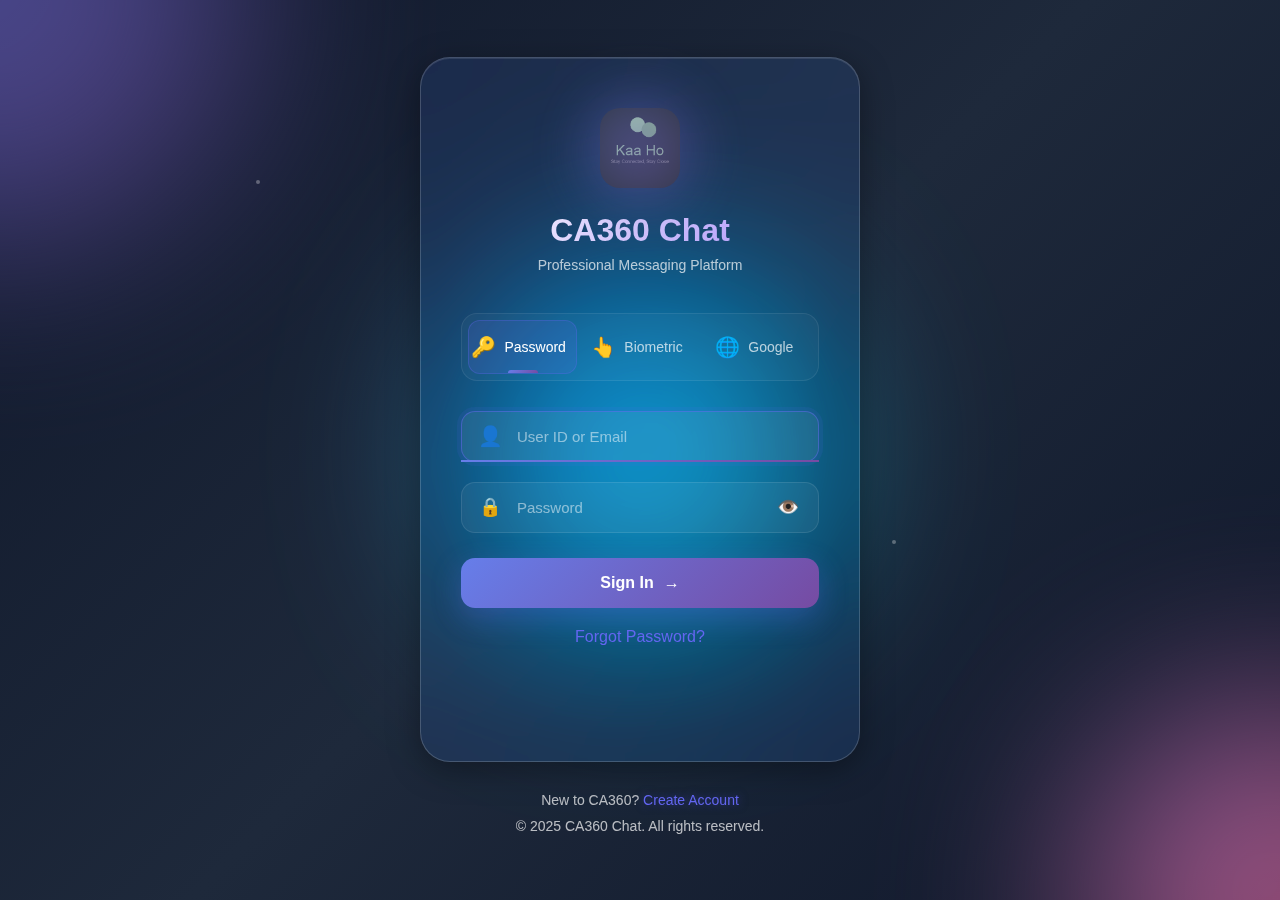
<file: templates/login.html>
<!DOCTYPE html>
<html lang="en">
<head>
    <meta charset="UTF-8">
    <meta name="viewport" content="width=device-width, initial-scale=1.0">
    <title>CA360 Chat - Login</title>
    
    <!-- Favicon - Prevents 404 Error -->
    <link rel="icon" href="/static/images/favicon.ico" type="image/x-icon">
    
    <link rel="stylesheet" href="/static/css/login.css">
</head>
<body>
    <!-- Animated Background -->
    <div class="background">
        <div class="gradient-orb orb-1"></div>
        <div class="gradient-orb orb-2"></div>
        <div class="gradient-orb orb-3"></div>
        <div class="floating-particles"></div>
    </div>

    <!-- Login Container -->
    <div class="login-container">
        <!-- Glass Card -->
        <div class="glass-card">
            <!-- Logo Section -->
            <div class="logo-section">
                <div class="logo-wrapper">
                    <img src="/static/images/logo.png" alt="CA360" class="logo">
                    <div class="logo-glow"></div>
                </div>
                <h1 class="brand-title">CA360 Chat</h1>
                <p class="brand-subtitle">Professional Messaging Platform</p>
            </div>

            <!-- Auth Method Tabs -->
            <div class="auth-tabs">
                <button class="auth-tab active" data-method="password">
                    <span class="tab-icon">🔑</span>
                    <span class="tab-text">Password</span>
                    <div class="tab-indicator"></div>
                </button>
                <button class="auth-tab" data-method="biometric">
                    <span class="tab-icon">👆</span>
                    <span class="tab-text">Biometric</span>
                    <div class="tab-indicator"></div>
                </button>
                <button class="auth-tab" data-method="google">
                    <span class="tab-icon">🌐</span>
                    <span class="tab-text">Google</span>
                    <div class="tab-indicator"></div>
                </button>
            </div>

            <!-- Auth Methods Container -->
            <div class="auth-methods">
                <!-- Password Login -->
                <div class="auth-method active" id="password-method">
                    <div class="input-group">
                        <div class="input-wrapper">
                            <span class="input-icon">👤</span>
                            <input 
                                type="text" 
                                id="user-id" 
                                placeholder="User ID or Email" 
                                autocomplete="username"
                                aria-label="User ID"
                                maxlength="100">
                            <div class="input-border"></div>
                        </div>
                        
                        <div class="input-wrapper">
                            <span class="input-icon">🔒</span>
                            <input 
                                type="password" 
                                id="password" 
                                placeholder="Password" 
                                autocomplete="current-password"
                                aria-label="Password"
                                maxlength="200">
                            <button class="toggle-password" type="button" aria-label="Toggle password visibility">
                                <span class="eye-open">👁️</span>
                                <span class="eye-closed" style="display: none;">🙈</span>
                            </button>
                            <div class="input-border"></div>
                        </div>
                    </div>

                    <button class="modern-btn primary" id="password-login-btn" type="button">
                        <span class="btn-text">Sign In</span>
                        <span class="btn-icon">→</span>
                        <div class="btn-glow"></div>
                    </button>

                    <div class="auth-footer">
                        <a href="#" class="link-text">Forgot Password?</a>
                    </div>
                </div>

                <!-- Biometric Login -->
                <div class="auth-method" id="biometric-method">
                    <div class="biometric-icon-wrapper">
                        <div class="fingerprint-animation">
                            <div class="fingerprint-circle"></div>
                            <div class="fingerprint-circle"></div>
                            <div class="fingerprint-circle"></div>
                            <span class="biometric-emoji">👆</span>
                        </div>
                    </div>

                    <h3 class="method-title">Biometric Authentication</h3>
                    <p class="method-description">Use your fingerprint or face ID to login securely</p>

                    <div class="input-group">
                        <div class="input-wrapper">
                            <span class="input-icon">🆔</span>
                            <input 
                                type="text" 
                                id="bio-user-id" 
                                placeholder="Enter your User ID" 
                                autocomplete="username"
                                aria-label="User ID for biometric"
                                maxlength="100">
                            <div class="input-border"></div>
                        </div>
                    </div>

                    <button class="modern-btn biometric" id="biometric-login-btn" type="button">
                        <span class="btn-text">Authenticate</span>
                        <span class="btn-icon">🔓</span>
                        <div class="btn-glow"></div>
                    </button>

                    <div class="auth-footer">
                        <p class="info-text">✨ No biometrics registered? <a href="/test_biometric" class="link-text">Set up now</a></p>
                    </div>
                </div>

                <!-- Google Login -->
                <div class="auth-method" id="google-method">
                    <div class="google-icon-wrapper">
                        <svg class="google-logo" viewBox="0 0 24 24" width="80" height="80">
                            <path fill="#4285F4" d="M22.56 12.25c0-.78-.07-1.53-.2-2.25H12v4.26h5.92c-.26 1.37-1.04 2.53-2.21 3.31v2.77h3.57c2.08-1.92 3.28-4.74 3.28-8.09z"/>
                            <path fill="#34A853" d="M12 23c2.97 0 5.46-.98 7.28-2.66l-3.57-2.77c-.98.66-2.23 1.06-3.71 1.06-2.86 0-5.29-1.93-6.16-4.53H2.18v2.84C3.99 20.53 7.7 23 12 23z"/>
                            <path fill="#FBBC05" d="M5.84 14.09c-.22-.66-.35-1.36-.35-2.09s.13-1.43.35-2.09V7.07H2.18C1.43 8.55 1 10.22 1 12s.43 3.45 1.18 4.93l2.85-2.22.81-.62z"/>
                            <path fill="#EA4335" d="M12 5.38c1.62 0 3.06.56 4.21 1.64l3.15-3.15C17.45 2.09 14.97 1 12 1 7.7 1 3.99 3.47 2.18 7.07l3.66 2.84c.87-2.6 3.3-4.53 6.16-4.53z"/>
                        </svg>
                    </div>

                    <h3 class="method-title">Sign in with Google</h3>
                    <p class="method-description">Use your Google account for quick access</p>

                    <button class="modern-btn google" id="google-login-btn" type="button">
                        <svg class="google-icon-small" viewBox="0 0 24 24" width="20" height="20">
                            <path fill="#4285F4" d="M22.56 12.25c0-.78-.07-1.53-.2-2.25H12v4.26h5.92c-.26 1.37-1.04 2.53-2.21 3.31v2.77h3.57c2.08-1.92 3.28-4.74 3.28-8.09z"/>
                            <path fill="#34A853" d="M12 23c2.97 0 5.46-.98 7.28-2.66l-3.57-2.77c-.98.66-2.23 1.06-3.71 1.06-2.86 0-5.29-1.93-6.16-4.53H2.18v2.84C3.99 20.53 7.7 23 12 23z"/>
                            <path fill="#FBBC05" d="M5.84 14.09c-.22-.66-.35-1.36-.35-2.09s.13-1.43.35-2.09V7.07H2.18C1.43 8.55 1 10.22 1 12s.43 3.45 1.18 4.93l2.85-2.22.81-.62z"/>
                            <path fill="#EA4335" d="M12 5.38c1.62 0 3.06.56 4.21 1.64l3.15-3.15C17.45 2.09 14.97 1 12 1 7.7 1 3.99 3.47 2.18 7.07l3.66 2.84c.87-2.6 3.3-4.53 6.16-4.53z"/>
                        </svg>
                        <span class="btn-text">Continue with Google</span>
                        <div class="btn-glow"></div>
                    </button>

                    <div class="auth-footer">
                        <p class="info-text">🔒 Secure OAuth 2.0 Authentication</p>
                    </div>
                </div>
            </div>

            <!-- Status Messages -->
            <div class="status-message" id="status-message" style="display: none;" role="alert" aria-live="polite">
                <span class="status-icon" aria-hidden="true"></span>
                <span class="status-text"></span>
            </div>
        </div>

        <!-- Bottom Info -->
        <div class="login-footer">
            <p>New to CA360? <a href="/register" class="link-text glow">Create Account</a></p>
            <p class="copyright">© 2025 CA360 Chat. All rights reserved.</p>
        </div>
    </div>

    <!-- Load login controller with comprehensive error handling -->
    <script src="/static/js/login-page.js"></script>
</body>
</html>
</file>
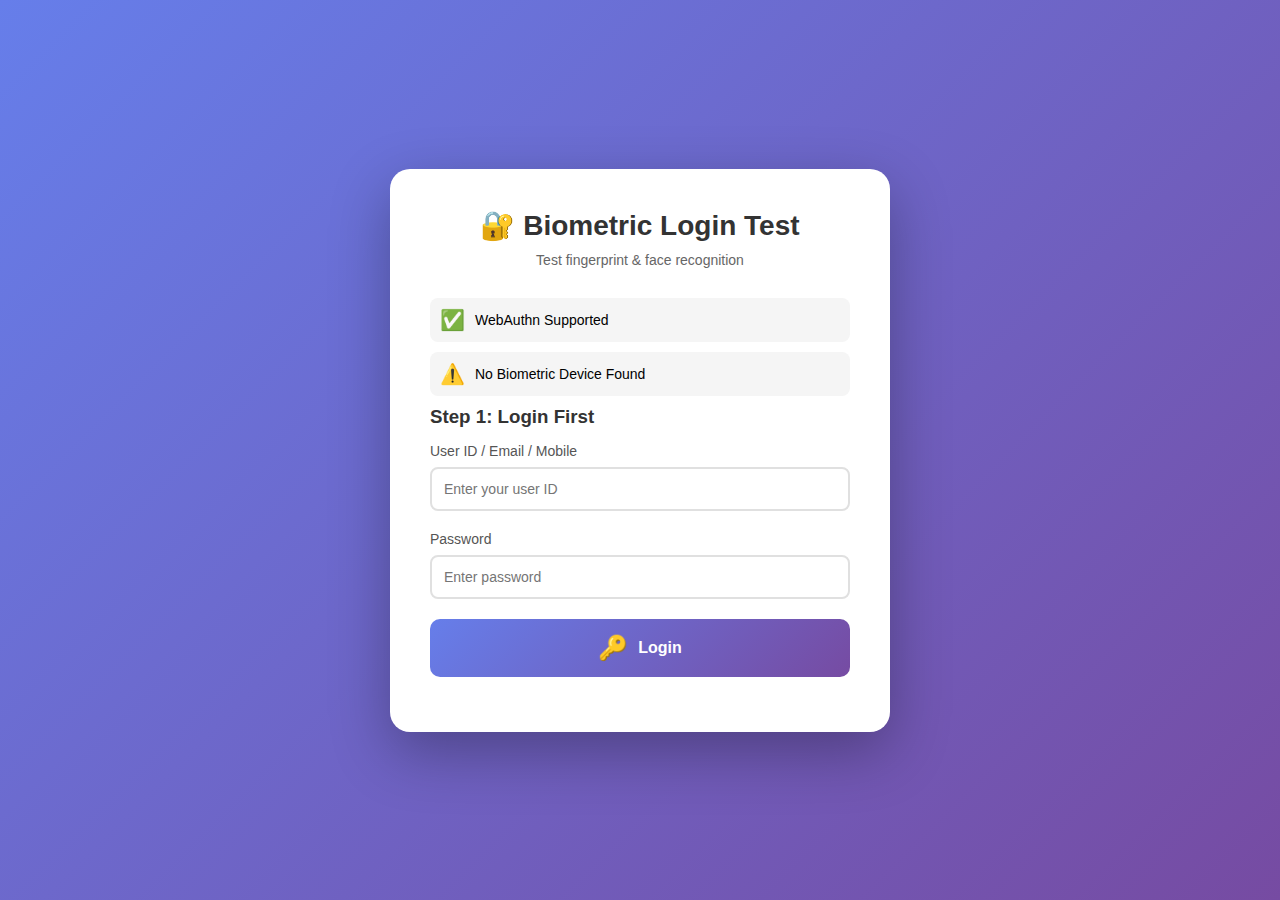
<file: templates/test_biometric.html>
<!DOCTYPE html>
<html lang="en">
<head>
    <meta charset="UTF-8">
    <meta name="viewport" content="width=device-width, initial-scale=1.0">
    <title>Biometric Login Test - KAA HO Chat</title>
    <style>
        * {
            margin: 0;
            padding: 0;
            box-sizing: border-box;
        }

        body {
            font-family: -apple-system, BlinkMacSystemFont, 'Segoe UI', Roboto, Oxygen, Ubuntu, Cantarell, sans-serif;
            background: linear-gradient(135deg, #667eea 0%, #764ba2 100%);
            min-height: 100vh;
            display: flex;
            align-items: center;
            justify-content: center;
            padding: 20px;
        }

        .container {
            background: white;
            border-radius: 20px;
            box-shadow: 0 20px 60px rgba(0, 0, 0, 0.3);
            max-width: 500px;
            width: 100%;
            padding: 40px;
        }

        h1 {
            color: #333;
            font-size: 28px;
            margin-bottom: 10px;
            text-align: center;
        }

        .subtitle {
            color: #666;
            text-align: center;
            margin-bottom: 30px;
            font-size: 14px;
        }

        .status {
            padding: 15px;
            border-radius: 10px;
            margin-bottom: 20px;
            display: none;
        }

        .status.info {
            background: #e3f2fd;
            color: #1976d2;
            border-left: 4px solid #1976d2;
        }

        .status.success {
            background: #e8f5e9;
            color: #388e3c;
            border-left: 4px solid #388e3c;
        }

        .status.error {
            background: #ffebee;
            color: #d32f2f;
            border-left: 4px solid #d32f2f;
        }

        .status.warning {
            background: #fff3e0;
            color: #f57c00;
            border-left: 4px solid #f57c00;
        }

        .btn {
            width: 100%;
            padding: 15px;
            border: none;
            border-radius: 10px;
            font-size: 16px;
            font-weight: 600;
            cursor: pointer;
            transition: all 0.3s;
            margin-bottom: 15px;
            display: flex;
            align-items: center;
            justify-content: center;
            gap: 10px;
        }

        .btn:disabled {
            opacity: 0.5;
            cursor: not-allowed;
        }

        .btn-primary {
            background: linear-gradient(135deg, #667eea 0%, #764ba2 100%);
            color: white;
        }

        .btn-primary:hover:not(:disabled) {
            transform: translateY(-2px);
            box-shadow: 0 10px 20px rgba(102, 126, 234, 0.4);
        }

        .btn-secondary {
            background: #f5f5f5;
            color: #333;
        }

        .btn-secondary:hover:not(:disabled) {
            background: #e0e0e0;
        }

        .icon {
            font-size: 24px;
        }

        .input-group {
            margin-bottom: 20px;
        }

        .input-group label {
            display: block;
            margin-bottom: 8px;
            color: #555;
            font-weight: 500;
            font-size: 14px;
        }

        .input-group input {
            width: 100%;
            padding: 12px;
            border: 2px solid #e0e0e0;
            border-radius: 8px;
            font-size: 14px;
            transition: border-color 0.3s;
        }

        .input-group input:focus {
            outline: none;
            border-color: #667eea;
        }

        .spinner {
            border: 3px solid #f3f3f3;
            border-top: 3px solid #667eea;
            border-radius: 50%;
            width: 20px;
            height: 20px;
            animation: spin 1s linear infinite;
        }

        @keyframes spin {
            0% { transform: rotate(0deg); }
            100% { transform: rotate(360deg); }
        }

        .device-list {
            margin-top: 20px;
            padding-top: 20px;
            border-top: 2px solid #f0f0f0;
        }

        .device-item {
            display: flex;
            justify-content: space-between;
            align-items: center;
            padding: 12px;
            background: #f9f9f9;
            border-radius: 8px;
            margin-bottom: 10px;
        }

        .device-info {
            flex: 1;
        }

        .device-name {
            font-weight: 600;
            color: #333;
            margin-bottom: 4px;
        }

        .device-date {
            font-size: 12px;
            color: #999;
        }

        .btn-remove {
            padding: 6px 12px;
            background: #ffebee;
            color: #d32f2f;
            border: none;
            border-radius: 6px;
            font-size: 12px;
            cursor: pointer;
            transition: background 0.3s;
        }

        .btn-remove:hover {
            background: #ffcdd2;
        }

        .feature-check {
            display: flex;
            align-items: center;
            gap: 10px;
            padding: 10px;
            background: #f5f5f5;
            border-radius: 8px;
            margin-bottom: 10px;
            font-size: 14px;
        }

        .check-icon {
            font-size: 20px;
        }
    </style>
</head>
<body>
    <div class="container">
        <h1>🔐 Biometric Login Test</h1>
        <p class="subtitle">Test fingerprint & face recognition</p>

        <div id="status" class="status"></div>

        <!-- Feature Detection -->
        <div id="features"></div>

        <!-- Login First -->
        <div id="loginSection">
            <h3 style="margin-bottom: 15px; color: #333;">Step 1: Login First</h3>
            <div class="input-group">
                <label>User ID / Email / Mobile</label>
                <input type="text" id="userId" placeholder="Enter your user ID">
            </div>
            <div class="input-group">
                <label>Password</label>
                <input type="password" id="password" placeholder="Enter password">
            </div>
            <button class="btn btn-primary" onclick="login()">
                <span class="icon">🔑</span>
                Login
            </button>
        </div>

        <!-- Biometric Actions (hidden until logged in) -->
        <div id="biometricSection" style="display: none;">
            <h3 style="margin-bottom: 15px; color: #333;">Step 2: Test Biometric</h3>
            
            <button class="btn btn-primary" onclick="registerBiometric()">
                <span class="icon">👆</span>
                Register Fingerprint/Face
            </button>

            <button class="btn btn-secondary" onclick="testAuthentication()">
                <span class="icon">✅</span>
                Test Biometric Login
            </button>

            <button class="btn btn-secondary" onclick="loadDevices()">
                <span class="icon">📱</span>
                Show My Devices
            </button>

            <div id="deviceList" class="device-list" style="display: none;"></div>
        </div>
    </div>

    <script>
        // Check WebAuthn support
        window.addEventListener('DOMContentLoaded', checkSupport);

        async function checkSupport() {
            const featuresDiv = document.getElementById('features');
            let html = '';

            // Check WebAuthn
            if (window.PublicKeyCredential) {
                html += '<div class="feature-check"><span class="check-icon">✅</span> WebAuthn Supported</div>';
                
                // Check platform authenticator
                const available = await PublicKeyCredential.isUserVerifyingPlatformAuthenticatorAvailable();
                if (available) {
                    html += '<div class="feature-check"><span class="check-icon">✅</span> Biometric Device Available</div>';
                } else {
                    html += '<div class="feature-check"><span class="check-icon">⚠️</span> No Biometric Device Found</div>';
                }
            } else {
                html += '<div class="feature-check"><span class="check-icon">❌</span> WebAuthn Not Supported</div>';
            }

            featuresDiv.innerHTML = html;
        }

        function showStatus(message, type = 'info') {
            const status = document.getElementById('status');
            status.className = `status ${type}`;
            status.textContent = message;
            status.style.display = 'block';
        }

        function hideStatus() {
            document.getElementById('status').style.display = 'none';
        }

        // Helper functions
        function base64urlToUint8Array(base64url) {
            const base64 = base64url.replace(/-/g, '+').replace(/_/g, '/');
            const binary = atob(base64);
            const bytes = new Uint8Array(binary.length);
            for (let i = 0; i < binary.length; i++) {
                bytes[i] = binary.charCodeAt(i);
            }
            return bytes;
        }

        function uint8ArrayToBase64url(uint8Array) {
            const binary = String.fromCharCode(...uint8Array);
            const base64 = btoa(binary);
            return base64.replace(/\+/g, '-').replace(/\//g, '_').replace(/=/g, '');
        }

        // Login
        async function login() {
            const userId = document.getElementById('userId').value.trim();
            const password = document.getElementById('password').value.trim();

            if (!userId || !password) {
                showStatus('Please enter user ID and password', 'error');
                return;
            }

            try {
                showStatus('Logging in...', 'info');

                const response = await fetch('/api/login', {
                    method: 'POST',
                    headers: { 'Content-Type': 'application/json' },
                    body: JSON.stringify({ user_id: userId, password })
                });

                const data = await response.json();

                if (data.success) {
                    showStatus('✅ Login successful! Now you can test biometric.', 'success');
                    document.getElementById('loginSection').style.display = 'none';
                    document.getElementById('biometricSection').style.display = 'block';
                } else {
                    showStatus('❌ Login failed: ' + data.message, 'error');
                }
            } catch (error) {
                showStatus('❌ Error: ' + error.message, 'error');
            }
        }

        // Register Biometric
        async function registerBiometric() {
            try {
                showStatus('👆 Starting biometric registration...', 'info');

                // Step 1: Get registration options
                const response1 = await fetch('/api/biometric/register/begin', {
                    method: 'POST',
                    headers: { 'Content-Type': 'application/json' }
                });

                const data1 = await response1.json();
                if (!data1.success) {
                    throw new Error(data1.message);
                }

                showStatus('👆 Please authenticate with your device...', 'info');

                // Step 2: Create credential
                const options = data1.options;
                const publicKey = {
                    ...options,
                    challenge: base64urlToUint8Array(options.challenge),
                    user: {
                        ...options.user,
                        id: base64urlToUint8Array(options.user.id)
                    }
                };

                const credential = await navigator.credentials.create({ publicKey });

                if (!credential) {
                    throw new Error('Authentication cancelled');
                }

                showStatus('💾 Saving credential...', 'info');

                // Step 3: Send to server
                const credentialData = {
                    id: credential.id,
                    rawId: uint8ArrayToBase64url(new Uint8Array(credential.rawId)),
                    type: credential.type,
                    response: {
                        clientDataJSON: uint8ArrayToBase64url(new Uint8Array(credential.response.clientDataJSON)),
                        attestationObject: uint8ArrayToBase64url(new Uint8Array(credential.response.attestationObject))
                    }
                };

                const response2 = await fetch('/api/biometric/register/complete', {
                    method: 'POST',
                    headers: { 'Content-Type': 'application/json' },
                    body: JSON.stringify({ credential: credentialData, device_name: 'My Device' })
                });

                const data2 = await response2.json();

                if (data2.success) {
                    showStatus('🎉 Biometric registered successfully!', 'success');
                } else {
                    throw new Error(data2.message);
                }

            } catch (error) {
                showStatus('❌ Registration failed: ' + error.message, 'error');
            }
        }

        // Test Authentication
        async function testAuthentication() {
            const userId = document.getElementById('userId').value.trim();

            try {
                showStatus('👆 Starting biometric login...', 'info');

                // Step 1: Get authentication options
                const response1 = await fetch('/api/biometric/login/begin', {
                    method: 'POST',
                    headers: { 'Content-Type': 'application/json' },
                    body: JSON.stringify({ user_id: userId })
                });

                const data1 = await response1.json();
                if (!data1.success) {
                    throw new Error(data1.message);
                }

                showStatus('👆 Please authenticate with your device...', 'info');

                // Step 2: Get assertion
                const options = data1.options;
                const publicKey = {
                    ...options,
                    challenge: base64urlToUint8Array(options.challenge),
                    allowCredentials: options.allowCredentials.map(cred => ({
                        ...cred,
                        id: base64urlToUint8Array(cred.id)
                    }))
                };

                const assertion = await navigator.credentials.get({ publicKey });

                if (!assertion) {
                    throw new Error('Authentication cancelled');
                }

                showStatus('✅ Verifying...', 'info');

                // Step 3: Send to server
                const assertionData = {
                    id: assertion.id,
                    rawId: uint8ArrayToBase64url(new Uint8Array(assertion.rawId)),
                    type: assertion.type,
                    response: {
                        clientDataJSON: uint8ArrayToBase64url(new Uint8Array(assertion.response.clientDataJSON)),
                        authenticatorData: uint8ArrayToBase64url(new Uint8Array(assertion.response.authenticatorData)),
                        signature: uint8ArrayToBase64url(new Uint8Array(assertion.response.signature)),
                        userHandle: assertion.response.userHandle ? 
                            uint8ArrayToBase64url(new Uint8Array(assertion.response.userHandle)) : null
                    }
                };

                const response2 = await fetch('/api/biometric/login/complete', {
                    method: 'POST',
                    headers: { 'Content-Type': 'application/json' },
                    body: JSON.stringify({ credential: assertionData })
                });

                const data2 = await response2.json();

                if (data2.success) {
                    showStatus('🎉 Biometric login successful!', 'success');
                } else {
                    throw new Error(data2.message);
                }

            } catch (error) {
                showStatus('❌ Authentication failed: ' + error.message, 'error');
            }
        }

        // Load Devices
        async function loadDevices() {
            try {
                const response = await fetch('/api/biometric/devices');
                const data = await response.json();

                const deviceList = document.getElementById('deviceList');
                
                if (data.devices && data.devices.length > 0) {
                    let html = '<h4 style="margin-bottom: 10px;">Registered Devices:</h4>';
                    data.devices.forEach(device => {
                        html += `
                            <div class="device-item">
                                <div class="device-info">
                                    <div class="device-name">${device.device_name}</div>
                                    <div class="device-date">Added: ${new Date(device.created_at).toLocaleDateString()}</div>
                                </div>
                                <button class="btn-remove" onclick="removeDevice('${device.credential_id}')">Remove</button>
                            </div>
                        `;
                    });
                    deviceList.innerHTML = html;
                    deviceList.style.display = 'block';
                } else {
                    deviceList.innerHTML = '<p style="color: #999; text-align: center;">No devices registered yet</p>';
                    deviceList.style.display = 'block';
                }
            } catch (error) {
                showStatus('❌ Failed to load devices: ' + error.message, 'error');
            }
        }

        // Remove Device
        async function removeDevice(credentialId) {
            if (!confirm('Remove this device?')) return;

            try {
                const response = await fetch(`/api/biometric/devices/${credentialId}`, {
                    method: 'DELETE'
                });

                const data = await response.json();

                if (data.success) {
                    showStatus('✅ Device removed', 'success');
                    loadDevices();
                } else {
                    showStatus('❌ Failed to remove device', 'error');
                }
            } catch (error) {
                showStatus('❌ Error: ' + error.message, 'error');
            }
        }
    </script>
</body>
</html>
</file>
<file: static/css/login.css>
/* ========================================
   🎨 MODERN GLASSMORPHISM LOGIN - CA360
   ======================================== */

* {
    margin: 0;
    padding: 0;
    box-sizing: border-box;
}

:root {
    /* Glassmorphism Colors */
    --glass-bg: rgba(255, 255, 255, 0.05);
    --glass-border: rgba(255, 255, 255, 0.18);
    --glass-shadow: rgba(0, 0, 0, 0.3);
    
    /* Brand Colors */
    --primary: #6366f1;
    --primary-glow: rgba(99, 102, 241, 0.5);
    --secondary: #8b5cf6;
    --success: #10b981;
    --error: #ef4444;
    
    /* Text Colors */
    --text-primary: #ffffff;
    --text-secondary: rgba(255, 255, 255, 0.7);
    --text-muted: rgba(255, 255, 255, 0.5);
    
    /* Gradient Colors */
    --gradient-1: linear-gradient(135deg, #667eea 0%, #764ba2 100%);
    --gradient-2: linear-gradient(135deg, #f093fb 0%, #f5576c 100%);
    --gradient-3: linear-gradient(135deg, #4facfe 0%, #00f2fe 100%);
}

body {
    font-family: -apple-system, BlinkMacSystemFont, 'Segoe UI', 'Roboto', 'Oxygen', 'Ubuntu', sans-serif;
    min-height: 100vh;
    display: flex;
    align-items: center;
    justify-content: center;
    overflow: hidden;
    background: #0f172a;
}

/* ========================================
   🌌 ANIMATED BACKGROUND
   ======================================== */

.background {
    position: fixed;
    top: 0;
    left: 0;
    width: 100%;
    height: 100%;
    z-index: 0;
    background: linear-gradient(135deg, #0f172a 0%, #1e293b 50%, #0f172a 100%);
    overflow: hidden;
}

.gradient-orb {
    position: absolute;
    border-radius: 50%;
    filter: blur(100px);
    opacity: 0.6;
    animation: float 20s ease-in-out infinite;
}

.orb-1 {
    width: 500px;
    height: 500px;
    background: var(--gradient-1);
    top: -250px;
    left: -250px;
    animation-delay: 0s;
}

.orb-2 {
    width: 400px;
    height: 400px;
    background: var(--gradient-2);
    bottom: -200px;
    right: -200px;
    animation-delay: 7s;
}

.orb-3 {
    width: 350px;
    height: 350px;
    background: var(--gradient-3);
    top: 50%;
    left: 50%;
    transform: translate(-50%, -50%);
    animation-delay: 14s;
}

@keyframes float {
    0%, 100% {
        transform: translate(0, 0) scale(1);
    }
    33% {
        transform: translate(50px, -50px) scale(1.1);
    }
    66% {
        transform: translate(-50px, 50px) scale(0.9);
    }
}

/* Floating Particles */
.floating-particles {
    position: absolute;
    width: 100%;
    height: 100%;
}

.floating-particles::before,
.floating-particles::after {
    content: '';
    position: absolute;
    width: 4px;
    height: 4px;
    background: rgba(255, 255, 255, 0.3);
    border-radius: 50%;
    animation: particle-float 10s linear infinite;
}

.floating-particles::before {
    top: 20%;
    left: 20%;
    animation-delay: 0s;
}

.floating-particles::after {
    top: 60%;
    right: 30%;
    animation-delay: 5s;
}

@keyframes particle-float {
    0% {
        transform: translateY(0) translateX(0);
        opacity: 0;
    }
    10% {
        opacity: 0.5;
    }
    90% {
        opacity: 0.5;
    }
    100% {
        transform: translateY(-100vh) translateX(50px);
        opacity: 0;
    }
}

/* ========================================
   🎴 GLASS CARD
   ======================================== */

.login-container {
    position: relative;
    z-index: 1;
    width: 100%;
    max-width: 480px;
    padding: 20px;
}

.glass-card {
    background: var(--glass-bg);
    backdrop-filter: blur(20px) saturate(180%);
    -webkit-backdrop-filter: blur(20px) saturate(180%);
    border: 1px solid var(--glass-border);
    border-radius: 30px;
    padding: 50px 40px;
    box-shadow: 
        0 8px 32px 0 rgba(0, 0, 0, 0.37),
        inset 0 1px 0 0 rgba(255, 255, 255, 0.1);
    animation: cardFadeIn 0.8s ease-out;
}

@keyframes cardFadeIn {
    from {
        opacity: 0;
        transform: translateY(30px) scale(0.95);
    }
    to {
        opacity: 1;
        transform: translateY(0) scale(1);
    }
}

/* ========================================
   🏷️ LOGO SECTION
   ======================================== */

.logo-section {
    text-align: center;
    margin-bottom: 40px;
}

.logo-wrapper {
    position: relative;
    display: inline-block;
    margin-bottom: 20px;
}

.logo {
    width: 80px;
    height: 80px;
    border-radius: 20px;
    animation: logoFloat 3s ease-in-out infinite;
}

@keyframes logoFloat {
    0%, 100% {
        transform: translateY(0) rotate(0deg);
    }
    50% {
        transform: translateY(-10px) rotate(5deg);
    }
}

.logo-glow {
    position: absolute;
    top: 50%;
    left: 50%;
    transform: translate(-50%, -50%);
    width: 100px;
    height: 100px;
    background: var(--gradient-1);
    border-radius: 50%;
    filter: blur(30px);
    opacity: 0.5;
    animation: glowPulse 2s ease-in-out infinite;
}

@keyframes glowPulse {
    0%, 100% {
        opacity: 0.3;
        transform: translate(-50%, -50%) scale(1);
    }
    50% {
        opacity: 0.6;
        transform: translate(-50%, -50%) scale(1.1);
    }
}

.brand-title {
    font-size: 32px;
    font-weight: 700;
    background: linear-gradient(135deg, #fff 0%, #a78bfa 100%);
    -webkit-background-clip: text;
    -webkit-text-fill-color: transparent;
    background-clip: text;
    margin-bottom: 8px;
}

.brand-subtitle {
    color: var(--text-secondary);
    font-size: 14px;
    font-weight: 400;
}

/* ========================================
   📑 AUTH TABS
   ======================================== */

.auth-tabs {
    display: flex;
    gap: 10px;
    margin-bottom: 30px;
    background: rgba(255, 255, 255, 0.03);
    padding: 6px;
    border-radius: 16px;
    border: 1px solid rgba(255, 255, 255, 0.08);
}

.auth-tab {
    flex: 1;
    position: relative;
    background: transparent;
    border: none;
    padding: 14px 20px;
    border-radius: 12px;
    cursor: pointer;
    transition: all 0.3s cubic-bezier(0.4, 0, 0.2, 1);
    display: flex;
    align-items: center;
    justify-content: center;
    gap: 8px;
    overflow: hidden;
}

.auth-tab::before {
    content: '';
    position: absolute;
    top: 0;
    left: 0;
    right: 0;
    bottom: 0;
    background: rgba(255, 255, 255, 0.05);
    opacity: 0;
    transition: opacity 0.3s;
}

.auth-tab:hover::before {
    opacity: 1;
}

.auth-tab.active {
    background: rgba(99, 102, 241, 0.15);
    border: 1px solid rgba(99, 102, 241, 0.3);
}

.auth-tab.active::after {
    content: '';
    position: absolute;
    bottom: 0;
    left: 50%;
    transform: translateX(-50%);
    width: 30px;
    height: 3px;
    background: var(--gradient-1);
    border-radius: 10px 10px 0 0;
    animation: tabIndicator 0.3s ease-out;
}

@keyframes tabIndicator {
    from {
        width: 0;
        opacity: 0;
    }
    to {
        width: 30px;
        opacity: 1;
    }
}

.tab-icon {
    font-size: 20px;
}

.tab-text {
    font-size: 14px;
    font-weight: 500;
    color: var(--text-secondary);
    transition: color 0.3s;
}

.auth-tab.active .tab-text {
    color: var(--text-primary);
}

/* ========================================
   🔐 AUTH METHODS
   ======================================== */

.auth-methods {
    position: relative;
    min-height: 300px;
}

.auth-method {
    display: none;
    animation: methodSlideIn 0.4s ease-out;
}

.auth-method.active {
    display: block;
}

@keyframes methodSlideIn {
    from {
        opacity: 0;
        transform: translateX(-20px);
    }
    to {
        opacity: 1;
        transform: translateX(0);
    }
}

.method-title {
    font-size: 22px;
    font-weight: 600;
    color: var(--text-primary);
    text-align: center;
    margin-bottom: 10px;
}

.method-description {
    font-size: 14px;
    color: var(--text-secondary);
    text-align: center;
    margin-bottom: 30px;
}

/* ========================================
   📝 INPUT FIELDS
   ======================================== */

.input-group {
    display: flex;
    flex-direction: column;
    gap: 20px;
    margin-bottom: 25px;
}

.input-wrapper {
    position: relative;
}

.input-icon {
    position: absolute;
    left: 18px;
    top: 50%;
    transform: translateY(-50%);
    font-size: 18px;
    z-index: 2;
    transition: transform 0.3s;
}

.input-wrapper:focus-within .input-icon {
    transform: translateY(-50%) scale(1.1);
}

.input-wrapper input {
    width: 100%;
    padding: 16px 20px 16px 55px;
    background: rgba(255, 255, 255, 0.05);
    border: 1px solid rgba(255, 255, 255, 0.1);
    border-radius: 14px;
    color: var(--text-primary);
    font-size: 15px;
    transition: all 0.3s cubic-bezier(0.4, 0, 0.2, 1);
    outline: none;
}

.input-wrapper input::placeholder {
    color: var(--text-muted);
}

.input-wrapper input:focus {
    background: rgba(255, 255, 255, 0.08);
    border-color: rgba(99, 102, 241, 0.5);
    box-shadow: 0 0 0 4px rgba(99, 102, 241, 0.1);
}

.input-border {
    position: absolute;
    bottom: 0;
    left: 0;
    right: 0;
    height: 2px;
    background: var(--gradient-1);
    transform: scaleX(0);
    transition: transform 0.3s cubic-bezier(0.4, 0, 0.2, 1);
}

.input-wrapper:focus-within .input-border {
    transform: scaleX(1);
}

/* Password Toggle */
.toggle-password {
    position: absolute;
    right: 15px;
    top: 50%;
    transform: translateY(-50%);
    background: none;
    border: none;
    cursor: pointer;
    font-size: 18px;
    padding: 5px;
    transition: transform 0.2s;
}

.toggle-password:hover {
    transform: translateY(-50%) scale(1.1);
}

/* ========================================
   🔘 MODERN BUTTONS
   ======================================== */

.modern-btn {
    position: relative;
    width: 100%;
    padding: 16px 30px;
    border: none;
    border-radius: 14px;
    font-size: 16px;
    font-weight: 600;
    cursor: pointer;
    overflow: hidden;
    transition: all 0.3s cubic-bezier(0.4, 0, 0.2, 1);
    display: flex;
    align-items: center;
    justify-content: center;
    gap: 10px;
}

.modern-btn::before {
    content: '';
    position: absolute;
    top: 0;
    left: -100%;
    width: 100%;
    height: 100%;
    background: linear-gradient(90deg, transparent, rgba(255, 255, 255, 0.2), transparent);
    transition: left 0.5s;
}

.modern-btn:hover::before {
    left: 100%;
}

/* Primary Button */
.modern-btn.primary {
    background: var(--gradient-1);
    color: white;
    box-shadow: 0 10px 30px rgba(99, 102, 241, 0.3);
}

.modern-btn.primary:hover {
    transform: translateY(-2px);
    box-shadow: 0 15px 40px rgba(99, 102, 241, 0.4);
}

.modern-btn.primary:active {
    transform: translateY(0);
}

/* Biometric Button */
.modern-btn.biometric {
    background: linear-gradient(135deg, #8b5cf6 0%, #d946ef 100%);
    color: white;
    box-shadow: 0 10px 30px rgba(139, 92, 246, 0.3);
}

.modern-btn.biometric:hover {
    transform: translateY(-2px);
    box-shadow: 0 15px 40px rgba(139, 92, 246, 0.4);
}

/* Google Button */
.modern-btn.google {
    background: rgba(255, 255, 255, 0.95);
    color: #1f2937;
    box-shadow: 0 10px 30px rgba(0, 0, 0, 0.2);
}

.modern-btn.google:hover {
    transform: translateY(-2px);
    box-shadow: 0 15px 40px rgba(0, 0, 0, 0.3);
    background: white;
}

.google-icon-small {
    width: 20px;
    height: 20px;
}

.btn-glow {
    position: absolute;
    top: 50%;
    left: 50%;
    transform: translate(-50%, -50%);
    width: 100%;
    height: 100%;
    background: radial-gradient(circle, rgba(255, 255, 255, 0.3) 0%, transparent 70%);
    opacity: 0;
    transition: opacity 0.3s;
}

.modern-btn:hover .btn-glow {
    opacity: 1;
}

/* ========================================
   🎯 BIOMETRIC ANIMATION
   ======================================== */

.biometric-icon-wrapper {
    display: flex;
    justify-content: center;
    margin-bottom: 30px;
}

.fingerprint-animation {
    position: relative;
    width: 120px;
    height: 120px;
    display: flex;
    align-items: center;
    justify-content: center;
}

.fingerprint-circle {
    position: absolute;
    width: 100%;
    height: 100%;
    border: 2px solid rgba(139, 92, 246, 0.3);
    border-radius: 50%;
    animation: ripple 2s cubic-bezier(0.4, 0, 0.2, 1) infinite;
}

.fingerprint-circle:nth-child(2) {
    animation-delay: 0.7s;
}

.fingerprint-circle:nth-child(3) {
    animation-delay: 1.4s;
}

@keyframes ripple {
    0% {
        transform: scale(0.8);
        opacity: 1;
    }
    100% {
        transform: scale(1.4);
        opacity: 0;
    }
}

.biometric-emoji {
    font-size: 50px;
    z-index: 2;
    animation: fingerprintPulse 1.5s ease-in-out infinite;
}

@keyframes fingerprintPulse {
    0%, 100% {
        transform: scale(1);
    }
    50% {
        transform: scale(1.1);
    }
}

/* ========================================
   🌐 GOOGLE ICON
   ======================================== */

.google-icon-wrapper {
    display: flex;
    justify-content: center;
    margin-bottom: 30px;
}

.google-logo {
    animation: googleFloat 3s ease-in-out infinite;
}

@keyframes googleFloat {
    0%, 100% {
        transform: translateY(0);
    }
    50% {
        transform: translateY(-10px);
    }
}

/* ========================================
   📊 STATUS MESSAGES
   ======================================== */

.status-message {
    margin-top: 20px;
    padding: 12px 20px;
    border-radius: 10px;
    display: flex;
    align-items: center;
    gap: 10px;
    animation: statusSlideIn 0.3s ease-out;
}

@keyframes statusSlideIn {
    from {
        opacity: 0;
        transform: translateY(-10px);
    }
    to {
        opacity: 1;
        transform: translateY(0);
    }
}

.status-message.success {
    background: rgba(16, 185, 129, 0.1);
    border: 1px solid rgba(16, 185, 129, 0.3);
    color: #10b981;
}

.status-message.error {
    background: rgba(239, 68, 68, 0.1);
    border: 1px solid rgba(239, 68, 68, 0.3);
    color: #ef4444;
}

.status-icon {
    font-size: 18px;
}

/* ========================================
   🔗 FOOTER & LINKS
   ======================================== */

.auth-footer {
    margin-top: 20px;
    text-align: center;
}

.link-text {
    color: var(--primary);
    text-decoration: none;
    font-weight: 500;
    transition: all 0.3s;
    position: relative;
}

.link-text::after {
    content: '';
    position: absolute;
    bottom: -2px;
    left: 0;
    width: 0;
    height: 2px;
    background: var(--gradient-1);
    transition: width 0.3s;
}

.link-text:hover::after {
    width: 100%;
}

.link-text.glow {
    text-shadow: 0 0 10px rgba(99, 102, 241, 0.5);
}

.login-footer {
    margin-top: 30px;
    text-align: center;
}

.login-footer p {
    color: var(--text-secondary);
    font-size: 14px;
    margin: 10px 0;
}

.copyright {
    color: var(--text-muted);
    font-size: 12px;
}

.info-text {
    color: var(--text-secondary);
    font-size: 13px;
}

/* ========================================
   📱 RESPONSIVE DESIGN
   ======================================== */

@media (max-width: 640px) {
    .glass-card {
        padding: 40px 25px;
        border-radius: 25px;
    }

    .brand-title {
        font-size: 28px;
    }

    .auth-tab {
        padding: 12px 15px;
    }

    .tab-text {
        display: none;
    }

    .tab-icon {
        font-size: 22px;
    }

    .method-title {
        font-size: 20px;
    }

    .modern-btn {
        padding: 14px 25px;
    }
}

/* ========================================
   ✨ SMOOTH SCROLLING
   ======================================== */

html {
    scroll-behavior: smooth;
}

::-webkit-scrollbar {
    width: 8px;
}

::-webkit-scrollbar-track {
    background: rgba(255, 255, 255, 0.05);
}

::-webkit-scrollbar-thumb {
    background: rgba(99, 102, 241, 0.5);
    border-radius: 10px;
}

::-webkit-scrollbar-thumb:hover {
    background: rgba(99, 102, 241, 0.7);
}
</file>
